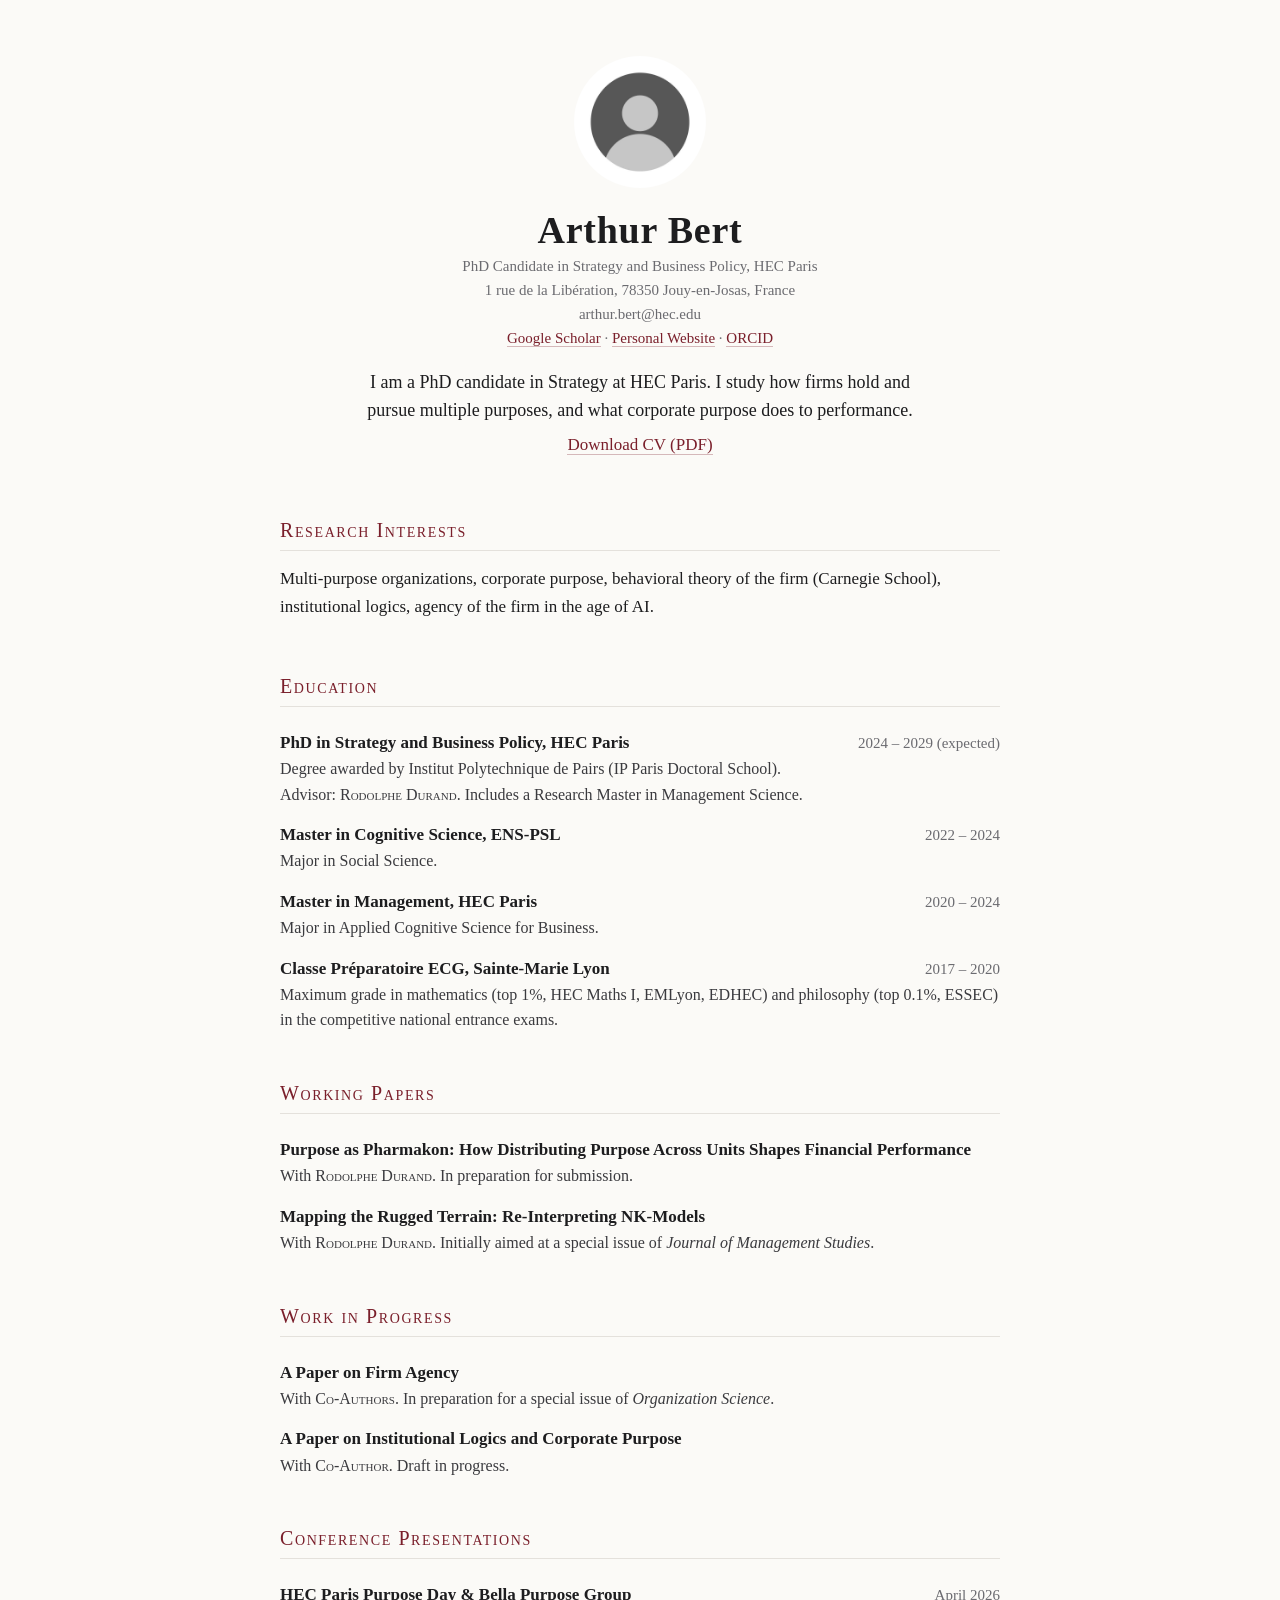
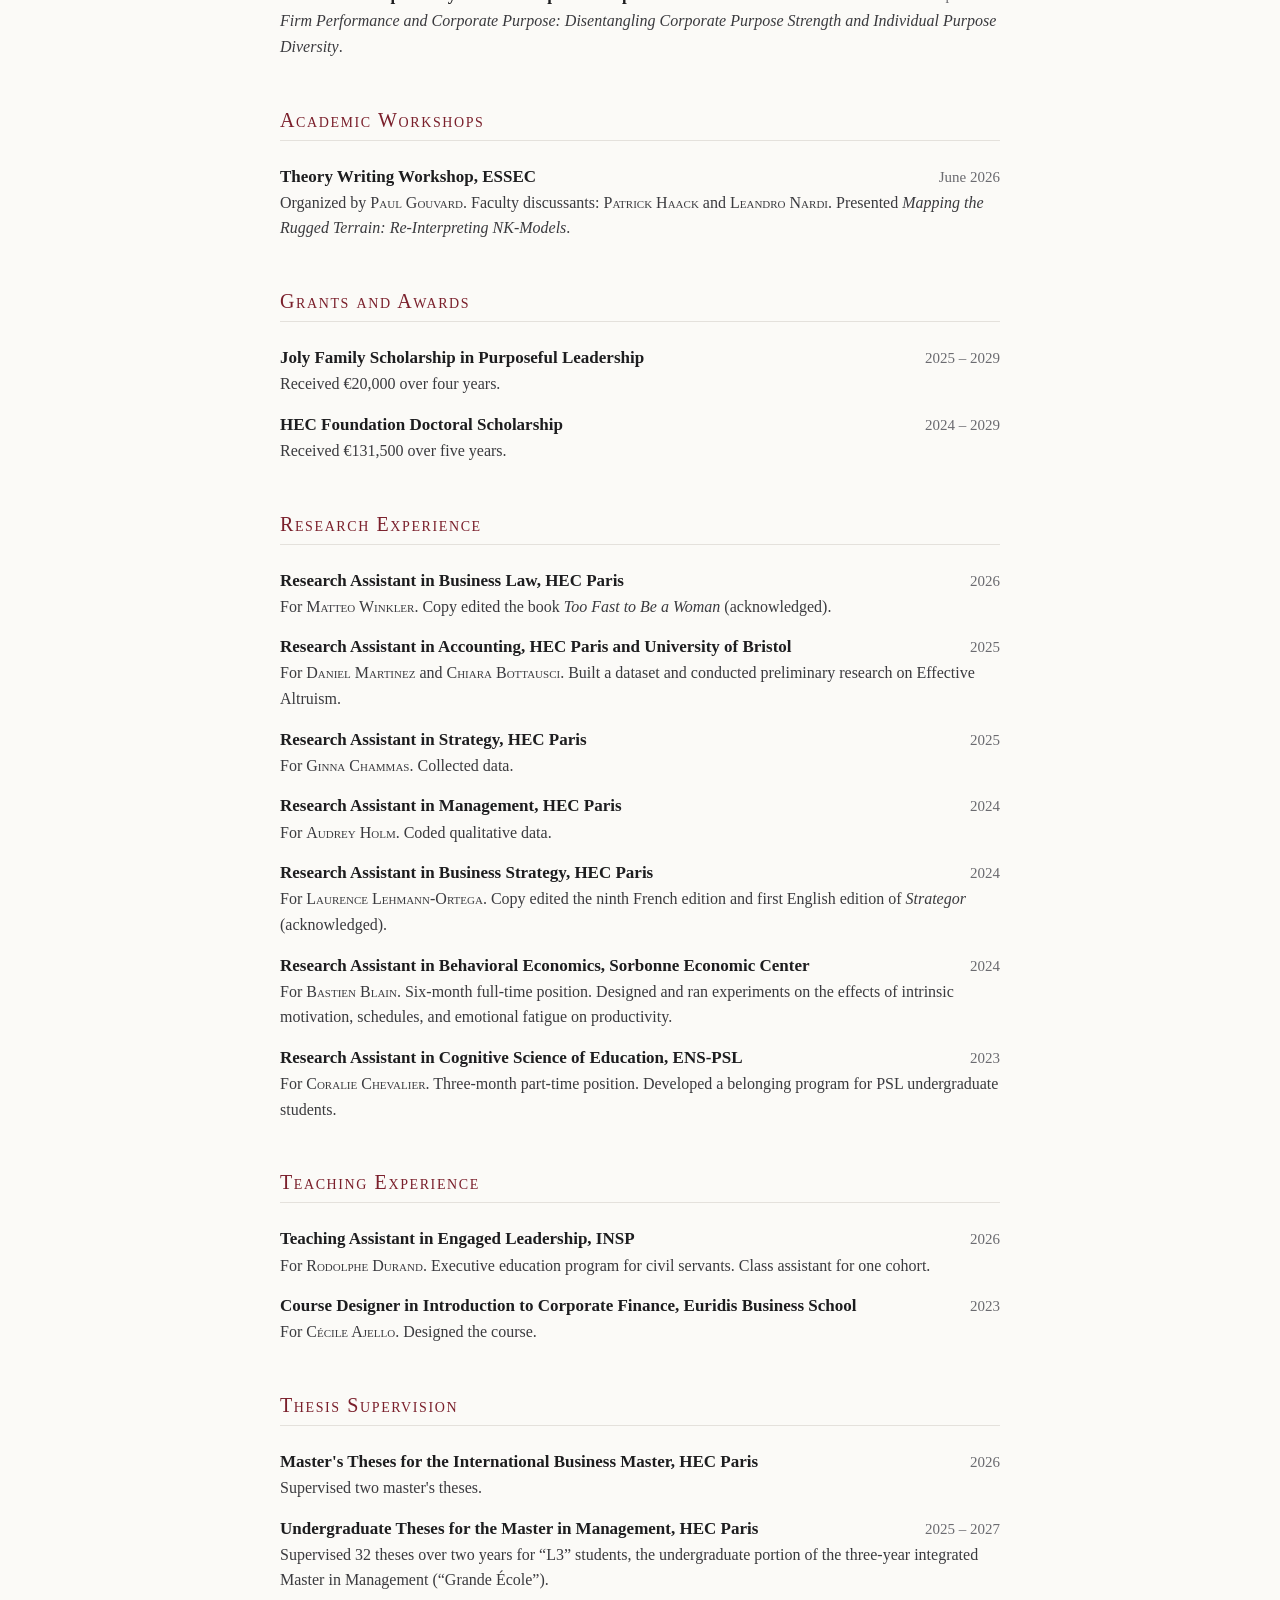
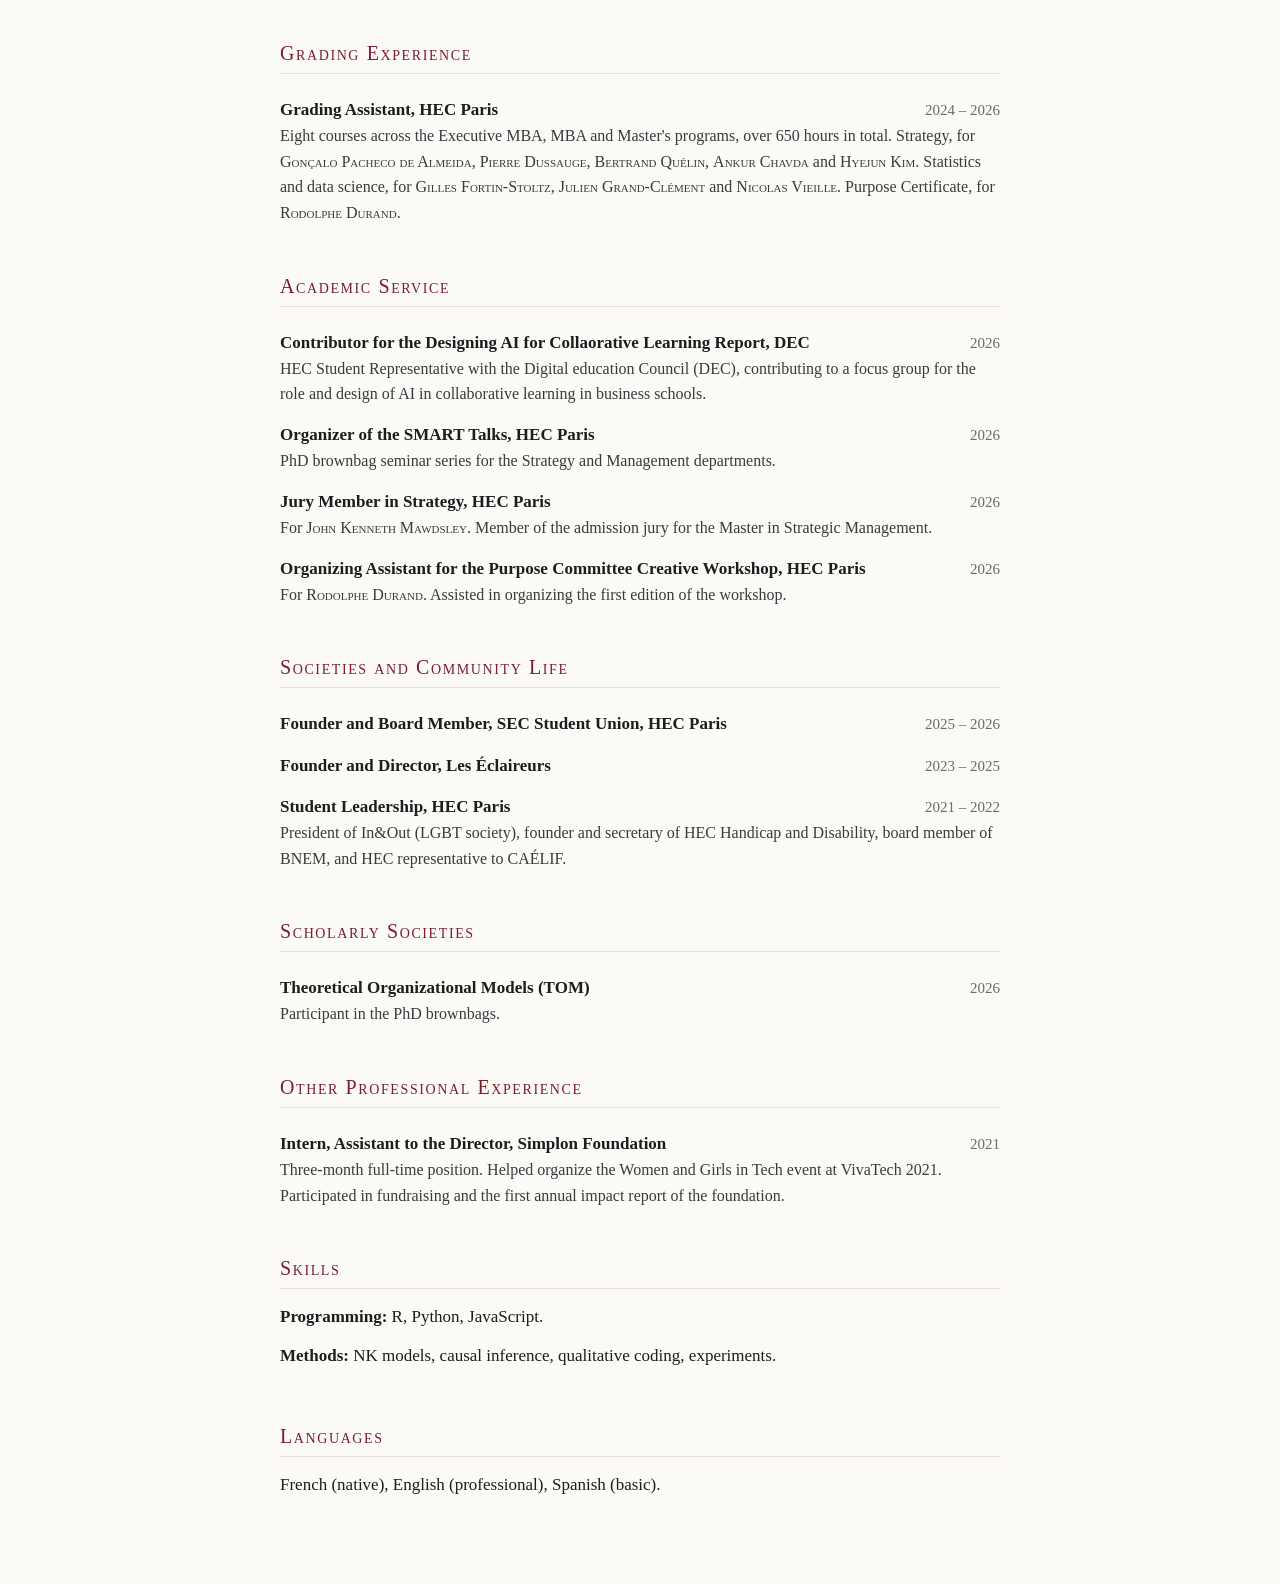
<file: index.html>
<!DOCTYPE html>
<html xmlns="http://www.w3.org/1999/xhtml" lang="en" xml:lang="en">
<head>
  <meta charset="utf-8" />
  <meta name="generator" content="pandoc 3.12.1" />
  <meta name="viewport" content="width=device-width, initial-scale=1.0, user-scalable=yes" />
  <title>Arthur Bert | PhD Candidate in Strategy, HEC Paris</title>
  <style>
    /* Default styles provided by pandoc.
    ** See https://pandoc.org/MANUAL.html#variables-for-html for config info.
    */
    span.smallcaps{font-variant: small-caps;}
    div.columns{display: flex; gap: 1.5em;}
    div.column{flex: auto;}
    @media screen {
    div.columns{gap: min(4vw, 1.5em);}
    div.column{overflow-x: auto;}
    }
    div.hanging-indent{margin-left: 1.5em; text-indent: -1.5em;}
    /* The extra [class] is a hack that increases specificity enough to
       override a similar rule in reveal.js */
    ul.task-list[class]{list-style: none;}
    ul.task-list li input[type="checkbox"] {
      font-size: inherit;
      width: 0.8em;
      margin: 0 0.8em 0.2em -1.6em;
      vertical-align: middle;
    }
  </style>
  <link rel="stylesheet" href="style.css" />
  <meta name="description" content="Arthur Bert, PhD candidate in Strategy at HEC Paris. Research on corporate purpose, multi-purpose organizations, and the behavioral theory of the firm.">
  <meta property="og:title" content="Arthur Bert, PhD Candidate in Strategy, HEC Paris">
  <meta property="og:description" content="Research on corporate purpose, multi-purpose organizations, and the behavioral theory of the firm.">
  <meta property="og:url" content="https://arthur-bert.github.io/">
  <meta property="og:image" content="https://arthur-bert.github.io/photo.jpg">
  <link rel="canonical" href="https://arthur-bert.github.io/">
  <script type="application/ld+json">
  {"@context":"https://schema.org","@type":"Person","name":"Arthur Bert","jobTitle":"PhD Candidate in Strategy","affiliation":{"@type":"CollegeOrUniversity","name":"HEC Paris"},"url":"https://arthur-bert.github.io/","sameAs":[]}
  </script>
</head>
<body>
<header class="intro">
  <img src="photo.jpg" alt="Arthur Bert">
  <p class="bio">I am a PhD candidate in Strategy at HEC Paris. I study how firms hold and pursue multiple purposes, and what corporate purpose does to performance.</p>
  <p class="links"><a href="Arthur_Bert_CV.pdf">Download CV (PDF)</a></p>
</header>
<div data-custom-style="CV Name">
<p>Arthur Bert</p>
</div>
<div data-custom-style="CV Contact">
<p>PhD Candidate in Strategy and Business Policy, HEC Paris</p>
</div>
<div data-custom-style="CV Contact">
<p>1 rue de la Libération, 78350 Jouy-en-Josas, France</p>
</div>
<div data-custom-style="CV Contact">
<p>arthur.bert@hec.edu</p>
</div>
<div data-custom-style="CV Contact">
<p><a
href="https://scholar.google.com/citations?user=ilZyPbYAAAAJ"><span
data-custom-style="Hyperlink">Google Scholar</span></a> · <a
href="https://arthur-bert.github.io/"><span
data-custom-style="Hyperlink">Personal Website</span></a> · <a
href="https://orcid.org/0009-0001-7322-9434"><span
data-custom-style="Hyperlink">ORCID</span></a></p>
</div>
<div data-custom-style="CV Section Title">
<p>Research Interests</p>
</div>
<div data-custom-style="CV Paragraph Text">
<p>Multi-purpose organizations, corporate purpose, behavioral theory of
the firm (Carnegie School), institutional logics, agency of the firm in
the age of AI.</p>
</div>
<div data-custom-style="CV Section Title">
<p>Education</p>
</div>
<div data-custom-style="CV Line">
<p><span data-custom-style="CV Line Title">PhD in Strategy and Business
Policy, HEC Paris</span> <span data-custom-style="CV Dates">2024 – 2029
(expected)</span></p>
</div>
<div data-custom-style="CV Line Text">
<p>Degree awarded by Institut Polytechnique de Pairs (IP Paris Doctoral
School).<br />
Advisor: <span data-custom-style="CV Professor">Rodolphe Durand</span>.
Includes a Research Master in Management Science.</p>
</div>
<div data-custom-style="CV Line">
<p><span data-custom-style="CV Line Title">Master in Cognitive Science,
ENS-PSL</span> <span data-custom-style="CV Dates">2022 – 2024</span></p>
</div>
<div data-custom-style="CV Line Text">
<p>Major in Social Science.</p>
</div>
<div data-custom-style="CV Line">
<p><span data-custom-style="CV Line Title">Master in Management, HEC
Paris</span> <span data-custom-style="CV Dates">2020 – 2024</span></p>
</div>
<div data-custom-style="CV Line Text">
<p>Major in Applied Cognitive Science for Business.</p>
</div>
<div data-custom-style="CV Line">
<p><span data-custom-style="CV Line Title">Classe Préparatoire ECG,
Sainte-Marie Lyon</span> <span data-custom-style="CV Dates">2017 –
2020</span></p>
</div>
<div data-custom-style="CV Line Text">
<p>Maximum grade in mathematics (top 1%, HEC Maths I, EMLyon, EDHEC) and
philosophy (top 0.1%, ESSEC) in the competitive national entrance
exams.</p>
</div>
<div data-custom-style="CV Section Title">
<p>Working Papers</p>
</div>
<div data-custom-style="CV Line">
<p><span data-custom-style="CV Line Title">Purpose as Pharmakon: How
Distributing Purpose Across Units Shapes Financial
Performance</span></p>
</div>
<div data-custom-style="CV Line Text">
<p>With <span data-custom-style="CV Professor">Rodolphe Durand</span>.
In preparation for submission.</p>
</div>
<div data-custom-style="CV Line">
<p><span data-custom-style="CV Line Title">Mapping the Rugged Terrain:
Re-Interpreting NK-Models</span></p>
</div>
<div data-custom-style="CV Line Text">
<p>With <span data-custom-style="CV Professor">Rodolphe Durand</span>.
Initially aimed at a special issue of <span
data-custom-style="Emphasis">Journal of Management Studies</span>.</p>
</div>
<div data-custom-style="CV Section Title">
<p>Work in Progress</p>
</div>
<div data-custom-style="CV Line">
<p><span data-custom-style="CV Line Title">A Paper on Firm
Agency</span></p>
</div>
<div data-custom-style="CV Line Text">
<p>With <span data-custom-style="CV Professor">Co-Authors</span>. In
preparation for a special issue of <span
data-custom-style="Emphasis">Organization Science</span>.</p>
</div>
<div data-custom-style="CV Line">
<p><span data-custom-style="CV Line Title">A Paper on Institutional
Logics and Corporate Purpose</span></p>
</div>
<div data-custom-style="CV Line Text">
<p>With <span data-custom-style="CV Professor">Co-Author</span>. Draft
in progress.</p>
</div>
<div data-custom-style="CV Section Title">
<p>Conference Presentations</p>
</div>
<div data-custom-style="CV Line">
<p><span data-custom-style="CV Line Title">HEC Paris Purpose Day &amp;
Bella Purpose Group</span> <span data-custom-style="CV Dates">April
2026</span></p>
</div>
<div data-custom-style="CV Line Text">
<p><span data-custom-style="Emphasis">Firm Performance and Corporate
Purpose: Disentangling Corporate Purpose Strength and Individual Purpose
Diversity</span>.</p>
</div>
<div data-custom-style="CV Section Title">
<p>Academic Workshops</p>
</div>
<div data-custom-style="CV Line">
<p><span data-custom-style="CV Line Title">Theory Writing Workshop,
ESSEC</span> <span data-custom-style="CV Dates">June 2026</span></p>
</div>
<div data-custom-style="CV Line Text">
<p>Organized by <span data-custom-style="CV Professor">Paul
Gouvard</span>. Faculty discussants: <span
data-custom-style="CV Professor">Patrick Haack</span> and <span
data-custom-style="CV Professor">Leandro Nardi</span>. Presented <span
data-custom-style="Emphasis">Mapping the Rugged Terrain: Re-Interpreting
NK-Models</span>.</p>
</div>
<div data-custom-style="CV Section Title">
<p>Grants and Awards</p>
</div>
<div data-custom-style="CV Line">
<p><span data-custom-style="CV Line Title">Joly Family Scholarship in
Purposeful Leadership</span> <span data-custom-style="CV Dates">2025 –
2029</span></p>
</div>
<div data-custom-style="CV Line Text">
<p>Received €20,000 over four years.</p>
</div>
<div data-custom-style="CV Line">
<p><span data-custom-style="CV Line Title">HEC Foundation Doctoral
Scholarship</span> <span data-custom-style="CV Dates">2024 –
2029</span></p>
</div>
<div data-custom-style="CV Line Text">
<p>Received €131,500 over five years.</p>
</div>
<div data-custom-style="CV Section Title">
<p>Research Experience</p>
</div>
<div data-custom-style="CV Line">
<p><span data-custom-style="CV Line Title">Research Assistant in
Business Law, HEC Paris</span> <span
data-custom-style="CV Dates">2026</span></p>
</div>
<div data-custom-style="CV Line Text">
<p>For <span data-custom-style="CV Professor">Matteo Winkler</span>.
Copy edited the book <span data-custom-style="Emphasis">Too Fast to Be a
Woman</span> (acknowledged).</p>
</div>
<div data-custom-style="CV Line">
<p><span data-custom-style="CV Line Title">Research Assistant in
Accounting, HEC Paris and University of Bristol</span> <span
data-custom-style="CV Dates">2025</span></p>
</div>
<div data-custom-style="CV Line Text">
<p>For <span data-custom-style="CV Professor">Daniel Martinez</span> and
<span data-custom-style="CV Professor">Chiara Bottausci</span>. Built a
dataset and conducted preliminary research on Effective Altruism.</p>
</div>
<div data-custom-style="CV Line">
<p><span data-custom-style="CV Line Title">Research Assistant in
Strategy, HEC Paris</span> <span
data-custom-style="CV Dates">2025</span></p>
</div>
<div data-custom-style="CV Line Text">
<p>For <span data-custom-style="CV Professor">Ginna Chammas</span>.
Collected data.</p>
</div>
<div data-custom-style="CV Line">
<p><span data-custom-style="CV Line Title">Research Assistant in
Management, HEC Paris</span> <span
data-custom-style="CV Dates">2024</span></p>
</div>
<div data-custom-style="CV Line Text">
<p>For <span data-custom-style="CV Professor">Audrey Holm</span>. Coded
qualitative data.</p>
</div>
<div data-custom-style="CV Line">
<p><span data-custom-style="CV Line Title">Research Assistant in
Business Strategy, HEC Paris</span> <span
data-custom-style="CV Dates">2024</span></p>
</div>
<div data-custom-style="CV Line Text">
<p>For <span data-custom-style="CV Professor">Laurence
Lehmann-Ortega</span>. Copy edited the ninth French edition and first
English edition of <span data-custom-style="Emphasis">Strategor</span>
(acknowledged).</p>
</div>
<div data-custom-style="CV Line">
<p><span data-custom-style="CV Line Title">Research Assistant in
Behavioral Economics, Sorbonne Economic Center</span> <span
data-custom-style="CV Dates">2024</span></p>
</div>
<div data-custom-style="CV Line Text">
<p>For <span data-custom-style="CV Professor">Bastien Blain</span>.
Six-month full-time position. Designed and ran experiments on the
effects of intrinsic motivation, schedules, and emotional fatigue on
productivity.</p>
</div>
<div data-custom-style="CV Line">
<p><span data-custom-style="CV Line Title">Research Assistant in
Cognitive Science of Education, ENS-PSL</span> <span
data-custom-style="CV Dates">2023</span></p>
</div>
<div data-custom-style="CV Line Text">
<p>For <span data-custom-style="CV Professor">Coralie Chevalier</span>.
Three-month part-time position. Developed a belonging program for PSL
undergraduate students.</p>
</div>
<div data-custom-style="CV Section Title">
<p>Teaching Experience</p>
</div>
<div data-custom-style="CV Line">
<p><span data-custom-style="CV Line Title">Teaching Assistant in Engaged
Leadership, INSP</span> <span
data-custom-style="CV Dates">2026</span></p>
</div>
<div data-custom-style="CV Line Text">
<p>For <span data-custom-style="CV Professor">Rodolphe Durand</span>.
Executive education program for civil servants. Class assistant for one
cohort.</p>
</div>
<div data-custom-style="CV Line">
<p><span data-custom-style="CV Line Title">Course Designer in
Introduction to Corporate Finance, Euridis Business School</span> <span
data-custom-style="CV Dates">2023</span></p>
</div>
<div data-custom-style="CV Line Text">
<p>For <span data-custom-style="CV Professor">Cécile Ajello</span>.
Designed the course.</p>
</div>
<div data-custom-style="CV Section Title">
<p>Thesis Supervision</p>
</div>
<div data-custom-style="CV Line">
<p><span data-custom-style="CV Line Title">Master's Theses for the
International Business Master, HEC Paris</span> <span
data-custom-style="CV Dates">2026</span></p>
</div>
<div data-custom-style="CV Line Text">
<p>Supervised two master's theses.</p>
</div>
<div data-custom-style="CV Line">
<p><span data-custom-style="CV Line Title">Undergraduate Theses for the
Master in Management, HEC Paris</span> <span
data-custom-style="CV Dates">2025 – 2027</span></p>
</div>
<div data-custom-style="CV Line Text">
<p>Supervised 32 theses over two years for “L3” students, the
undergraduate portion of the three-year integrated Master in Management
(“Grande École”).</p>
</div>
<div data-custom-style="CV Section Title">
<p>Grading Experience</p>
</div>
<div data-custom-style="CV Line">
<p><span data-custom-style="CV Line Title">Grading Assistant, HEC
Paris</span> <span data-custom-style="CV Dates">2024 – 2026</span></p>
</div>
<div data-custom-style="CV Line Text">
<p>Eight courses across the Executive MBA, MBA and Master's programs,
over 650 hours in total. Strategy, for <span
data-custom-style="CV Professor">Gonçalo Pacheco de Almeida</span>,
<span data-custom-style="CV Professor">Pierre Dussauge</span>, <span
data-custom-style="CV Professor">Bertrand Quélin</span>, <span
data-custom-style="CV Professor">Ankur Chavda</span> and <span
data-custom-style="CV Professor">Hyejun Kim</span>. Statistics and data
science, for <span data-custom-style="CV Professor">Gilles
Fortin-Stoltz</span>, <span data-custom-style="CV Professor">Julien
Grand-Clément</span> and <span data-custom-style="CV Professor">Nicolas
Vieille</span>. Purpose Certificate, for <span
data-custom-style="CV Professor">Rodolphe Durand</span>.</p>
</div>
<div data-custom-style="CV Section Title">
<p>Academic Service</p>
</div>
<div data-custom-style="CV Line">
<p><span data-custom-style="CV Line Title">Contributor for the Designing
AI for Collaorative Learning Report, DEC</span> <span
data-custom-style="CV Dates">2026</span></p>
</div>
<div data-custom-style="CV Line Text">
<p>HEC Student Representative with the Digital education Council (DEC),
contributing to a focus group for the role and design of AI in
collaborative learning in business schools.</p>
</div>
<div data-custom-style="CV Line">
<p><span data-custom-style="CV Line Title">Organizer of the SMART Talks,
HEC Paris</span> <span data-custom-style="CV Dates">2026</span></p>
</div>
<div data-custom-style="CV Line Text">
<p>PhD brownbag seminar series for the Strategy and Management
departments.</p>
</div>
<div data-custom-style="CV Line">
<p><span data-custom-style="CV Line Title">Jury Member in Strategy, HEC
Paris</span> <span data-custom-style="CV Dates">2026</span></p>
</div>
<div data-custom-style="CV Line Text">
<p>For <span data-custom-style="CV Professor">John Kenneth
Mawdsley</span>. Member of the admission jury for the Master in
Strategic Management.</p>
</div>
<div data-custom-style="CV Line">
<p><span data-custom-style="CV Line Title">Organizing Assistant for the
Purpose Committee Creative Workshop, HEC Paris</span> <span
data-custom-style="CV Dates">2026</span></p>
</div>
<div data-custom-style="CV Line Text">
<p>For <span data-custom-style="CV Professor">Rodolphe Durand</span>.
Assisted in organizing the first edition of the workshop.</p>
</div>
<div data-custom-style="CV Section Title">
<p>Societies and Community Life</p>
</div>
<div data-custom-style="CV Line">
<p><span data-custom-style="CV Line Title">Founder and Board Member, SEC
Student Union, HEC Paris</span> <span data-custom-style="CV Dates">2025
– 2026</span></p>
</div>
<div data-custom-style="CV Line">
<p><span data-custom-style="CV Line Title">Founder and Director, Les
Éclaireurs</span> <span data-custom-style="CV Dates">2023 –
2025</span></p>
</div>
<div data-custom-style="CV Line">
<p><span data-custom-style="CV Line Title">Student Leadership, HEC
Paris</span> <span data-custom-style="CV Dates">2021 – 2022</span></p>
</div>
<div data-custom-style="CV Line Text">
<p>President of In&amp;Out (LGBT society), founder and secretary of HEC
Handicap and Disability, board member of BNEM, and HEC representative to
CAÉLIF.</p>
</div>
<div data-custom-style="CV Section Title">
<p>Scholarly Societies</p>
</div>
<div data-custom-style="CV Line">
<p><span data-custom-style="CV Line Title">Theoretical Organizational
Models (TOM)</span> <span data-custom-style="CV Dates">2026</span></p>
</div>
<div data-custom-style="CV Line Text">
<p>Participant in the PhD brownbags.</p>
</div>
<div data-custom-style="CV Section Title">
<p>Other Professional Experience</p>
</div>
<div data-custom-style="CV Line">
<p><span data-custom-style="CV Line Title">Intern, Assistant to the
Director, Simplon Foundation</span> <span
data-custom-style="CV Dates">2021</span></p>
</div>
<div data-custom-style="CV Line Text">
<p>Three-month full-time position. Helped organize the Women and Girls
in Tech event at VivaTech 2021. Participated in fundraising and the
first annual impact report of the foundation.</p>
</div>
<div data-custom-style="CV Section Title">
<p>Skills</p>
</div>
<div data-custom-style="CV Paragraph Text">
<p><span data-custom-style="CV Line Title">Programming:</span> R,
Python, JavaScript.</p>
</div>
<div data-custom-style="CV Paragraph Text">
<p><span data-custom-style="CV Line Title">Methods:</span> NK models,
causal inference, qualitative coding, experiments.</p>
</div>
<div data-custom-style="CV Section Title">
<p>Languages</p>
</div>
<div data-custom-style="CV Paragraph Text">
<p>French (native), English (professional), Spanish (basic).</p>
</div>
</body>
</html>
</file>
<file: style.css>
:root { --ink: #1d1d1f; --muted: #6b6b70; --accent: #7a1f2b; --rule: #e4e1dc; --bg: #fbfaf7; }
html { background: var(--bg); }
body { max-width: 720px; margin: 0 auto; padding: 56px 20px 80px; font: 17px/1.6 "Iowan Old Style", Palatino, Georgia, serif; color: var(--ink); display: flex; flex-direction: column; }
p { margin: 0; }
a { color: var(--accent); text-decoration: none; border-bottom: 1px solid rgba(122,31,43,.3); }
a:hover { border-bottom-color: var(--accent); }
.intro { display: contents; }
.intro img { order: -3; width: 132px; height: 132px; object-fit: cover; border-radius: 50%; align-self: center; margin-bottom: 20px; }
[data-custom-style="CV Name"], [data-custom-style="CV Contact"] { order: -2; }
.intro .bio { order: -1; text-align: center; max-width: 560px; align-self: center; margin: 18px 0 6px; font-size: 18px; }
.intro .links { order: -1; text-align: center; margin-bottom: 12px; }
[data-custom-style="CV Name"] p { font-size: 38px; font-weight: 600; letter-spacing: .02em; line-height: 1.2; text-align: center; }
[data-custom-style="CV Contact"] p { text-align: center; color: var(--muted); font-size: 15px; }
[data-custom-style="CV Section Title"] p { font-variant: small-caps; letter-spacing: .08em; font-size: 20px; color: var(--accent); border-bottom: 1px solid var(--rule); padding-bottom: 4px; margin: 44px 0 8px; }
[data-custom-style="CV Paragraph Text"] p { margin: 6px 0; }
[data-custom-style="CV Line"] p { display: flex; justify-content: space-between; align-items: baseline; gap: 16px; margin: 14px 0 0; }
[data-custom-style="CV Line Title"] { font-weight: 600; }
[data-custom-style="CV Dates"] { color: var(--muted); font-size: 15px; white-space: nowrap; }
[data-custom-style="CV Line Text"] p { color: #3a3a3e; font-size: 16px; }
[data-custom-style="CV Professor"] { font-variant: small-caps; }
[data-custom-style="Emphasis"] { font-style: italic; }
[data-custom-style="CV Placeholder"] { display: none; }
@media (max-width: 600px) { body { padding-top: 32px; } [data-custom-style="CV Name"] p { font-size: 30px; } [data-custom-style="CV Line"] p { flex-direction: column; gap: 0; } }
</file>
